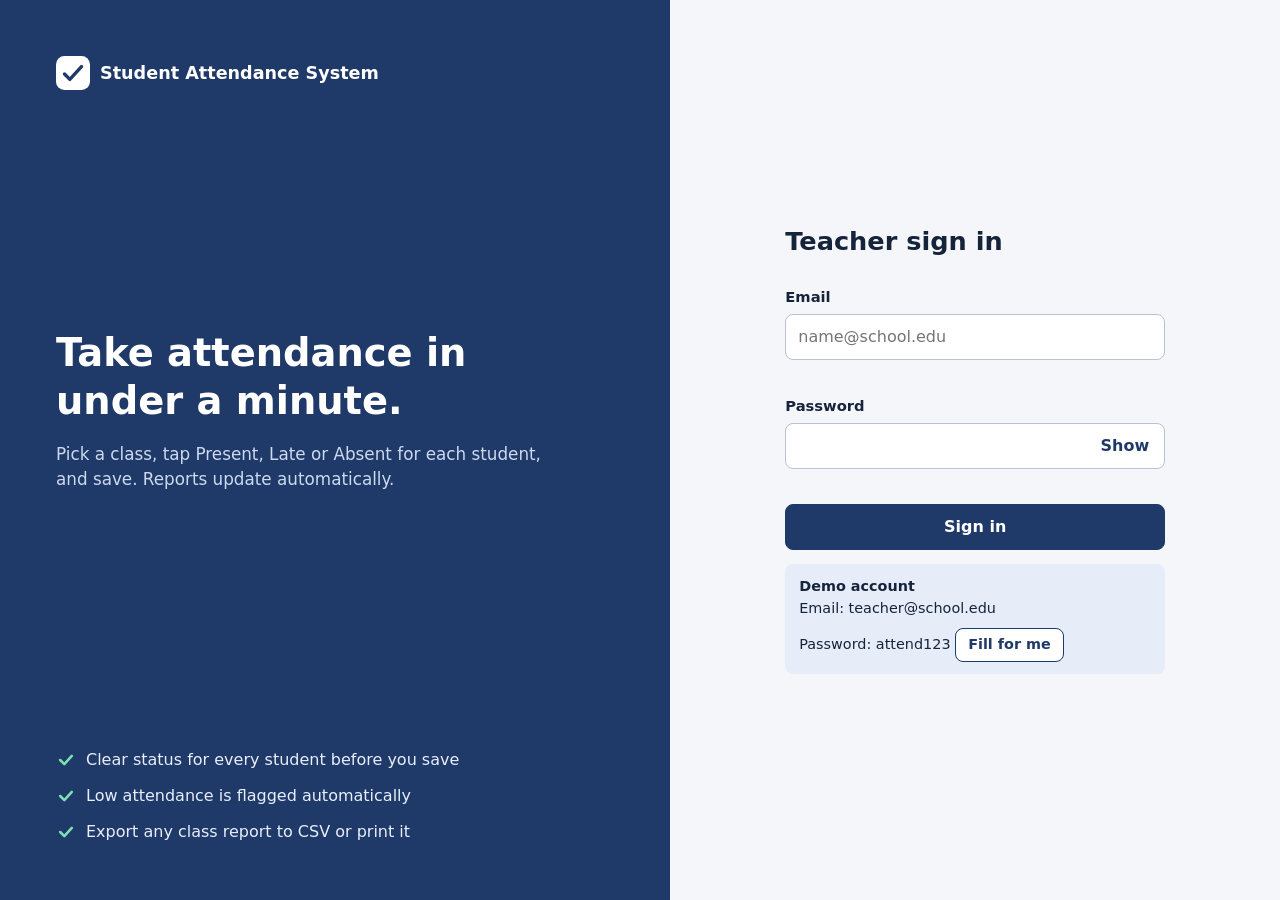
<file: index.html>
<!DOCTYPE html>
<html lang="en">
<head>
    <meta charset="utf-8">
    <meta name="viewport" content="width=device-width, initial-scale=1">

    <title>Login | Student Attendance System</title>

    <link rel="stylesheet" href="style.css">
</head>

<body data-page="login">

    <noscript>
        Please enable JavaScript to use the Student Attendance System.
    </noscript>

    <script src="data.js"></script>
    <script src="app.js"></script>

</body>
</html>
</file>
<file: style.css>
/* Student Attendance System - HCI Semester Project */
:root{
  --ink:#16243b; --ink-2:#3b4a63; --muted:#5f6f86;
  --paper:#f4f6fa; --card:#ffffff; --line:#dde3ec;
  --brand:#1f3a68; --brand-soft:#e6edf8;
  --present:#14815a; --present-bg:#dff4ea;
  --late:#8f5900; --late-bg:#fdf0d5;
  --absent:#c23b3b; --absent-bg:#fbe3e3;
  --radius:10px; --shadow:0 1px 2px rgba(22,36,59,.06),0 4px 14px rgba(22,36,59,.05);
  --font:"Segoe UI",system-ui,-apple-system,"Helvetica Neue",Arial,sans-serif;
}
*{box-sizing:border-box}
html{font-size:16px}
body{margin:0;font-family:var(--font);background:var(--paper);color:var(--ink);line-height:1.5}
h1,h2,h3{margin:0;line-height:1.25}
a{color:var(--brand)}
button,input,select{font:inherit;color:inherit}
:focus-visible{outline:3px solid #f2b705;outline-offset:2px}

/* layout */
.app{display:grid;grid-template-columns:248px 1fr;min-height:100vh}
.side{background:var(--brand);color:#e8eefb;padding:22px 14px;display:flex;flex-direction:column;gap:6px;position:sticky;top:0;height:100vh}
.brand{display:flex;align-items:center;gap:10px;padding:4px 10px 22px;font-weight:700;font-size:1.05rem;color:#fff}
.brand svg{width:30px;height:30px}
.nav a{display:flex;align-items:center;gap:12px;padding:12px;border-radius:8px;color:#cdd9ef;text-decoration:none;font-weight:600;min-height:46px}
.nav a svg{width:20px;height:20px;flex:none}
.nav a:hover{background:rgba(255,255,255,.1);color:#fff}
.nav a[aria-current="page"]{background:#fff;color:var(--brand)}
.userbox{margin-top:auto;border-top:1px solid rgba(255,255,255,.18);padding:14px 8px 0;font-size:.9rem}
.userbox b{display:block;color:#fff}
.userbox button{margin-top:10px;width:100%;background:transparent;border:1px solid rgba(255,255,255,.35);color:#fff;border-radius:8px;padding:9px;cursor:pointer;font-weight:600}
.userbox button:hover{background:rgba(255,255,255,.12)}
main{padding:28px 34px 60px;min-width:0}
.top{display:flex;justify-content:space-between;align-items:flex-end;gap:16px;flex-wrap:wrap;margin-bottom:24px}
.top h1{font-size:1.75rem}
.top p{margin:4px 0 0;color:var(--muted)}
.crumbs{font-size:.9rem;color:var(--muted);margin-bottom:6px}

/* generic */
.card{background:var(--card);border:1px solid var(--line);border-radius:var(--radius);box-shadow:var(--shadow);padding:20px}
.grid{display:grid;gap:18px}
.g4{grid-template-columns:repeat(4,1fr)} .g2{grid-template-columns:1.4fr 1fr}
.stat{display:flex;flex-direction:column;gap:2px;border-left:5px solid var(--brand)}
.stat .n{font-size:2rem;font-weight:700;letter-spacing:-.5px}
.stat .l{color:var(--muted);font-size:.92rem}
.stat.ok{border-color:var(--present)} .stat.warn{border-color:#e3a008} .stat.bad{border-color:var(--absent)}
h2{font-size:1.1rem;margin-bottom:14px}
.btn{display:inline-flex;align-items:center;justify-content:center;gap:8px;border:1px solid var(--brand);background:var(--brand);color:#fff;padding:10px 18px;border-radius:8px;font-weight:600;cursor:pointer;min-height:44px;text-decoration:none}
.btn:hover{background:#17305a}
.btn.ghost{background:#fff;color:var(--brand)} .btn.ghost:hover{background:var(--brand-soft)}
.btn.danger{background:var(--absent);border-color:var(--absent)}
.btn:disabled{background:#c6cedb;border-color:#c6cedb;color:#fff;cursor:not-allowed}
.btn svg{width:18px;height:18px}
.row{display:flex;gap:12px;flex-wrap:wrap;align-items:center}
.field{display:flex;flex-direction:column;gap:6px;min-width:180px}
.field label{font-weight:600;font-size:.92rem}
.field input,.field select{border:1px solid #b8c2d2;border-radius:8px;padding:10px 12px;background:#fff;min-height:44px}
.field input:focus,.field select:focus{border-color:var(--brand)}
.field.err input,.field.err select{border-color:var(--absent);background:#fff8f8}
.field .msg{color:var(--absent);font-size:.85rem;min-height:1.1em}
.hint{color:var(--muted);font-size:.88rem}

/* chips (colour + icon + text, never colour alone) */
.chip{display:inline-flex;align-items:center;gap:6px;padding:3px 10px;border-radius:99px;font-size:.82rem;font-weight:700}
.chip svg{width:13px;height:13px}
.chip.P,.chip.ok{background:var(--present-bg);color:var(--present)}
.chip.L,.chip.warn{background:var(--late-bg);color:var(--late)}
.chip.A,.chip.bad{background:var(--absent-bg);color:var(--absent)}
.chip.na{background:#e9edf3;color:var(--ink-2)}

.list{list-style:none;margin:0;padding:0}
.list li{display:flex;justify-content:space-between;align-items:center;gap:12px;padding:14px 0;border-bottom:1px solid var(--line)}
.list li:last-child{border:0}
.list .t{font-weight:600} .list .s{color:var(--muted);font-size:.88rem}

.bars{display:flex;align-items:flex-end;gap:12px;height:190px;padding-top:10px}
.bars .b{flex:1;display:flex;flex-direction:column;align-items:center;gap:6px;height:100%;justify-content:flex-end}
.bars .col{width:100%;max-width:46px;border-radius:6px 6px 0 0;background:var(--brand);min-height:4px}
.bars .v{font-size:.8rem;font-weight:700} .bars .d{font-size:.8rem;color:var(--muted)}

/* mark attendance */
.summary{position:sticky;top:0;z-index:5;background:var(--card);border:1px solid var(--line);border-radius:var(--radius);padding:14px 18px;margin:18px 0;box-shadow:var(--shadow)}
.stack{display:flex;height:12px;border-radius:99px;overflow:hidden;background:#e3e8f0;margin:10px 0 8px}
.stack i{display:block;transition:width .25s}
.stack .p{background:var(--present)} .stack .l{background:#e3a008} .stack .a{background:var(--absent)}
.legend{display:flex;gap:18px;flex-wrap:wrap;font-weight:600;font-size:.92rem}
.stu{display:grid;grid-template-columns:1fr auto;gap:12px;align-items:center;padding:12px 8px;border-bottom:1px solid var(--line)}
.stu:last-child{border:0}
.stu.missing{background:#fffaf0}
.who{display:flex;align-items:center;gap:12px;min-width:0}
.av{width:42px;height:42px;border-radius:50%;background:var(--brand-soft);color:var(--brand);display:grid;place-items:center;font-weight:700;flex:none}
.who b{display:block} .who span{color:var(--muted);font-size:.85rem}
.seg{display:inline-flex;border:1px solid #b8c2d2;border-radius:10px;overflow:hidden;position:relative}
.seg input{position:absolute;opacity:0;width:1px;height:1px}
.seg label{display:flex;align-items:center;gap:6px;padding:0 16px;min-height:46px;min-width:96px;justify-content:center;font-weight:700;cursor:pointer;background:#fff;border-right:1px solid #b8c2d2;color:var(--ink-2)}
.seg label:last-of-type{border:0}
.seg label svg{width:16px;height:16px}
.seg label:hover{background:#eef2f8}
.seg input:focus-visible+label{outline:3px solid #f2b705;outline-offset:-3px}
.seg input[value=P]:checked+label{background:var(--present);color:#fff}
.seg input[value=L]:checked+label{background:#e3a008;color:#1b1400}
.seg input[value=A]:checked+label{background:var(--absent);color:#fff}
.savebar{display:flex;justify-content:space-between;align-items:center;gap:12px;flex-wrap:wrap;margin-top:18px}
.state{font-weight:600;color:var(--muted)} .state.dirty{color:var(--late)} .state.saved{color:var(--present)}

/* tables */
.tablewrap{overflow-x:auto}
table{width:100%;border-collapse:collapse;min-width:640px}
th,td{text-align:left;padding:12px;border-bottom:1px solid var(--line);white-space:nowrap}
th{font-size:.88rem;color:var(--ink-2);background:#eef2f8}
th button{background:none;border:0;font-weight:700;cursor:pointer;color:inherit;padding:0}
tbody tr:hover{background:#f7f9fc}
td a{font-weight:600;text-decoration:none}
.meter{display:flex;align-items:center;gap:10px;min-width:150px}
.meter .track{flex:1;height:8px;background:#e3e8f0;border-radius:99px;overflow:hidden}
.meter .fill{height:100%;background:var(--present)} .meter .fill.warn{background:#e3a008} .meter .fill.bad{background:var(--absent)}
.empty{padding:36px;text-align:center;color:var(--muted)}

/* student profile */
.profile{display:flex;gap:24px;align-items:center;flex-wrap:wrap}
.ring{--p:0;width:120px;height:120px;border-radius:50%;background:conic-gradient(var(--present) calc(var(--p)*1%),#e3e8f0 0);display:grid;place-items:center}
.ring.warn{background:conic-gradient(#e3a008 calc(var(--p)*1%),#e3e8f0 0)}
.ring.bad{background:conic-gradient(var(--absent) calc(var(--p)*1%),#e3e8f0 0)}
.ring span{width:92px;height:92px;border-radius:50%;background:#fff;display:grid;place-items:center;font-size:1.5rem;font-weight:700}
.days{display:grid;grid-template-columns:repeat(7,1fr);gap:8px}
.day{border-radius:8px;padding:8px 4px;text-align:center;font-size:.8rem;border:1px solid var(--line);background:#fff}
.day b{display:block;font-size:1rem}
.day.P{background:var(--present-bg);border-color:#a9dfc6} .day.L{background:var(--late-bg);border-color:#f0d08a} .day.A{background:var(--absent-bg);border-color:#efb0b0}
.day.off{background:#f0f2f6;color:#8793a6}

/* modal + toast */
.overlay{position:fixed;inset:0;background:rgba(16,26,44,.55);display:grid;place-items:center;z-index:50;padding:16px}
.modal{background:#fff;border-radius:14px;max-width:460px;width:100%;padding:26px;box-shadow:0 20px 60px rgba(0,0,0,.3)}
.modal h2{font-size:1.25rem}
.modal .actions{display:flex;gap:10px;justify-content:flex-end;margin-top:18px}
#toasts{position:fixed;bottom:22px;right:22px;display:flex;flex-direction:column;gap:10px;z-index:80}
.toast{background:var(--ink);color:#fff;padding:13px 18px;border-radius:10px;box-shadow:0 8px 24px rgba(0,0,0,.25);display:flex;gap:14px;align-items:center;animation:in .2s ease-out}
.toast.ok{border-left:6px solid #35c58b} .toast.bad{border-left:6px solid #ff7b7b}
.toast button{background:none;border:0;color:#9cc4ff;font-weight:700;cursor:pointer}
@keyframes in{from{opacity:0;transform:translateY(8px)}to{opacity:1;transform:none}}

/* login */
.login{min-height:100vh;display:grid;grid-template-columns:1.1fr 1fr}
.login .hero{background:var(--brand);color:#fff;padding:56px;display:flex;flex-direction:column;justify-content:space-between;gap:32px}
.login .hero h1{font-size:2.4rem;max-width:14em}
.login .hero p{color:#cdd9ef;max-width:30em;font-size:1.05rem}
.login .hero ul{list-style:none;padding:0;margin:0;display:grid;gap:12px;color:#e8eefb}
.login .hero li{display:flex;gap:10px;align-items:center}
.login .hero li svg{width:20px;height:20px;color:#7fe0b4;flex:none}
.login .formside{display:grid;place-items:center;padding:32px}
.login form{width:100%;max-width:380px;display:grid;gap:14px}
.pw{position:relative}
.pw input{width:100%;padding-right:78px}
.pw button{position:absolute;right:6px;top:6px;bottom:6px;background:none;border:0;color:var(--brand);font-weight:700;cursor:pointer;padding:0 10px}
.alert{background:var(--absent-bg);color:#8d1f1f;border-radius:8px;padding:10px 12px;font-weight:600}
.demo{background:var(--brand-soft);border-radius:8px;padding:12px 14px;font-size:.9rem}

@media (max-width:980px){
  .g4{grid-template-columns:repeat(2,1fr)} .g2{grid-template-columns:1fr}
  .login{grid-template-columns:1fr} .login .hero{padding:32px}
}
@media (max-width:760px){
  .app{grid-template-columns:1fr}
  .side{position:fixed;bottom:0;top:auto;left:0;right:0;height:auto;flex-direction:row;padding:6px;z-index:40}
  .brand,.userbox{display:none}
  .nav{display:flex;width:100%;justify-content:space-around}
  .nav a{flex-direction:column;gap:2px;font-size:.72rem;padding:6px 8px;min-width:60px}
  main{padding:20px 16px 100px}
  .stu{grid-template-columns:1fr}
  .seg{width:100%} .seg label{flex:1;min-width:0}
  .days{gap:5px}
}
@media (prefers-reduced-motion:reduce){*{animation:none!important;transition:none!important}}
@media print{.side,.no-print,#toasts{display:none!important}.app{display:block}main{padding:0}}
.list li .row{justify-content:flex-end;flex:none}
</file>
